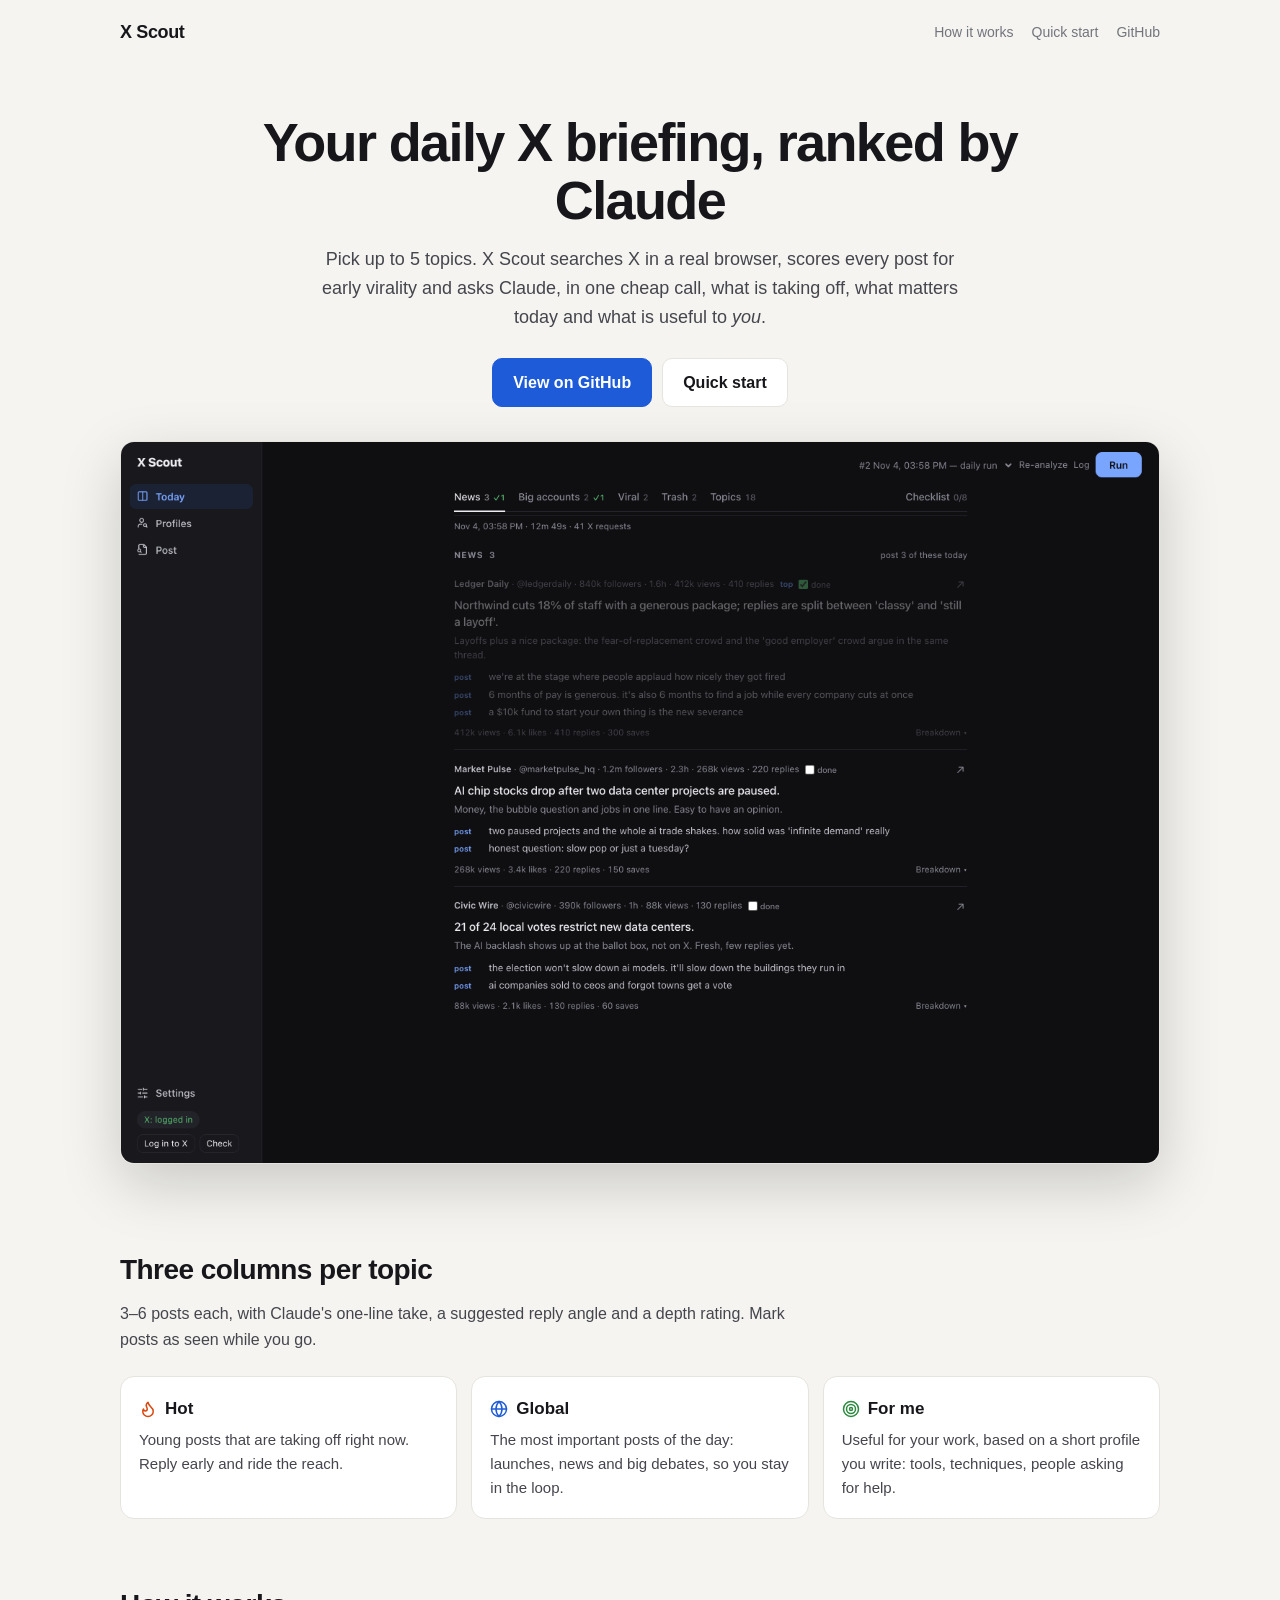
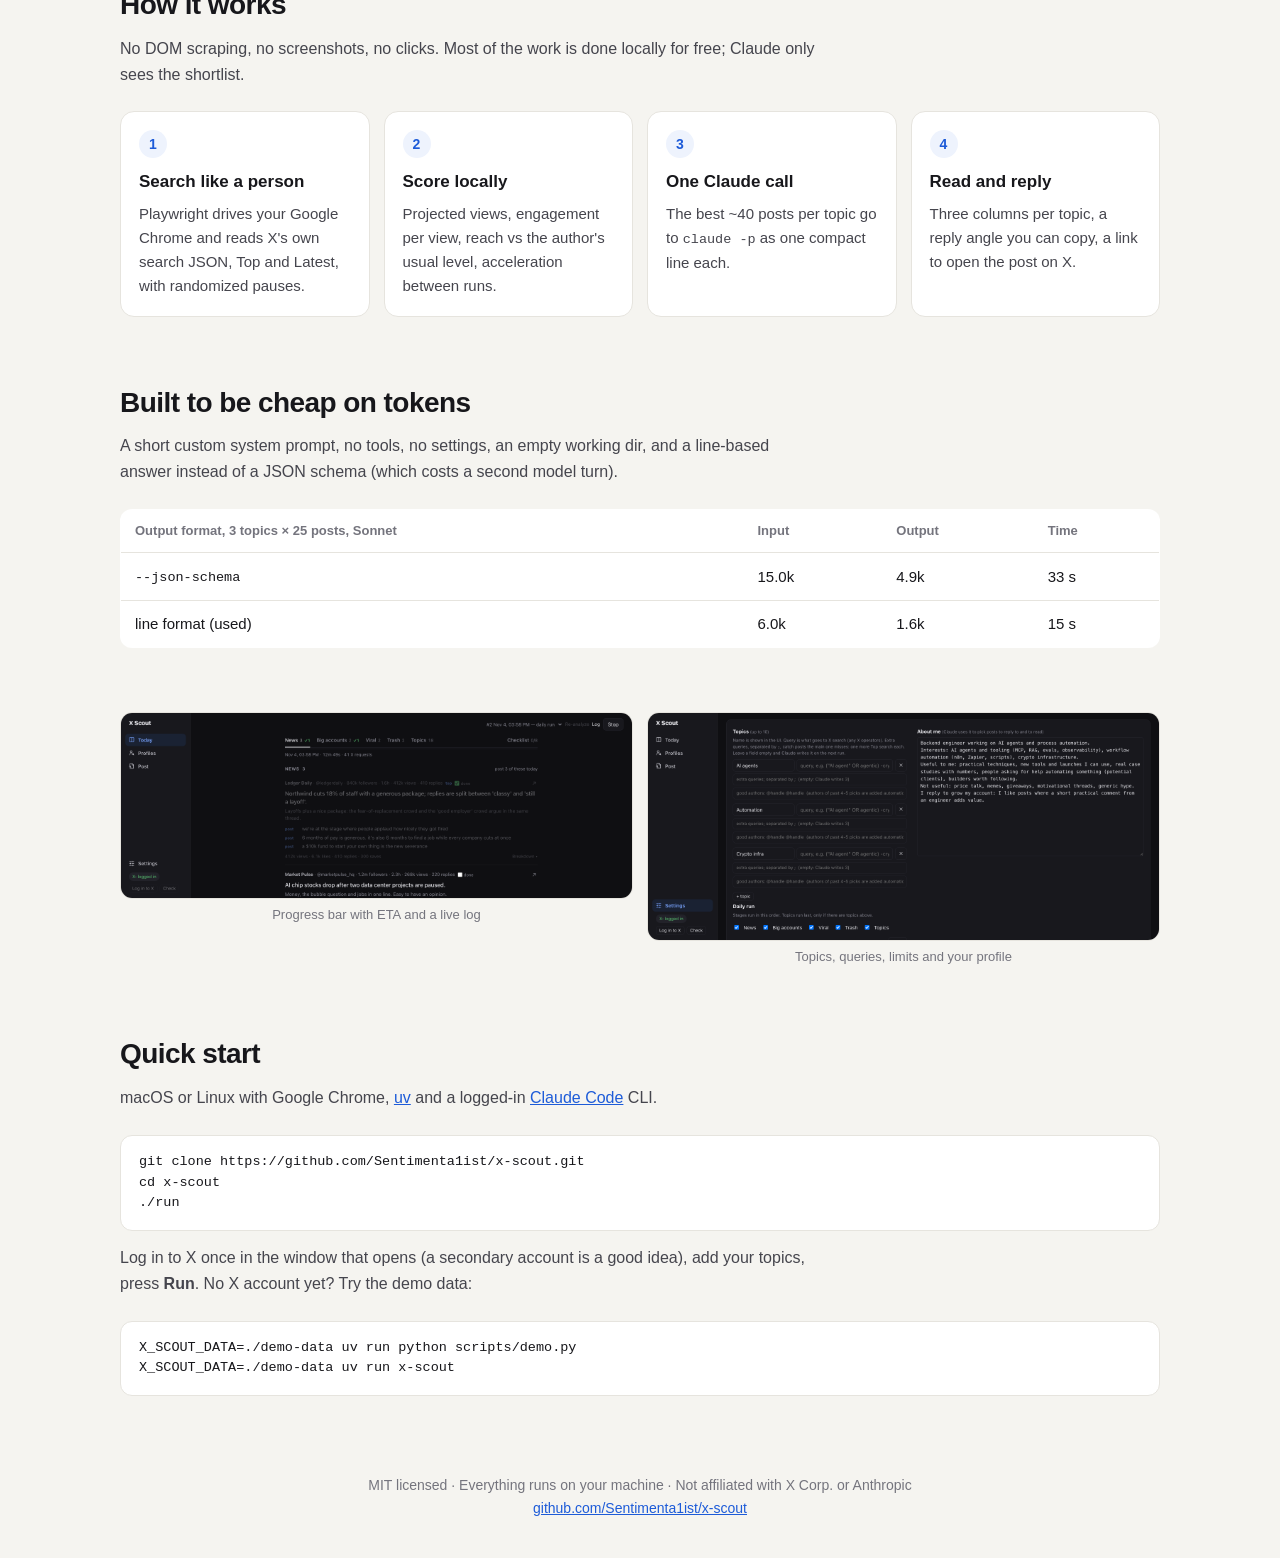
<file: docs/index.html>
<!doctype html>
<html lang="en">
<head>
  <meta charset="utf-8">
  <meta name="viewport" content="width=device-width, initial-scale=1">
  <title>X Scout</title>
  <meta name="description" content="A local app that turns X search into a daily briefing for up to 5 topics: what is taking off, what everyone talks about, and what is useful to you. Ranked by Claude in one cheap call.">
  <meta property="og:title" content="X Scout">
  <meta property="og:description" content="Your daily X briefing for up to 5 topics, ranked by Claude. Runs locally.">
  <meta property="og:image" content="https://sentimenta1ist.github.io/x-scout/img/board-dark.png">
  <meta name="twitter:card" content="summary_large_image">
  <style>
    :root {
      --bg: #f5f4f0; --panel: #fff; --text: #17171b; --text-2: #45454d; --muted: #74747d; --line: #e6e4de;
      --accent: #1d5bd8; --accent-bg: #eef3fd; --hot: #d9480f; --good: #2b8a3e;
    }
    @media (prefers-color-scheme: dark) {
      :root:not([data-theme="light"]) { --bg: #0f0f12; --panel: #18181d; --text: #ececf1; --text-2: #c4c4cc; --muted: #8b8b96; --line: #26262e; --accent: #7aa5ff; --accent-bg: #1a2233; --hot: #ff7a45; --good: #5cc775; }
    }
    :root[data-theme="dark"] { --bg: #0f0f12; --panel: #18181d; --text: #ececf1; --text-2: #c4c4cc; --muted: #8b8b96; --line: #26262e; --accent: #7aa5ff; --accent-bg: #1a2233; --hot: #ff7a45; --good: #5cc775; }
    * { box-sizing: border-box; }
    body { margin: 0; background: var(--bg); color: var(--text); font: 16px/1.6 -apple-system, BlinkMacSystemFont, "Inter", "Segoe UI", sans-serif; -webkit-font-smoothing: antialiased; }
    a { color: var(--accent); }
    .wrap { max-width: 1080px; margin: 0 auto; padding: 0 20px; }
    nav { display: flex; align-items: center; gap: 18px; padding: 18px 0; }
    nav .brand { font-weight: 800; font-size: 18px; letter-spacing: -.02em; margin-right: auto; }
    nav a { text-decoration: none; color: var(--muted); font-size: 14px; }
    nav a:hover { color: var(--text); }
    .hero { padding: 48px 0 28px; text-align: center; }
    .hero h1 { font-size: clamp(32px, 5.5vw, 54px); line-height: 1.08; letter-spacing: -.03em; margin: 0 auto 16px; max-width: 820px; }
    .hero p { font-size: 18px; color: var(--text-2); max-width: 660px; margin: 0 auto 26px; }
    .cta { display: inline-flex; gap: 10px; flex-wrap: wrap; justify-content: center; }
    .btn { display: inline-block; padding: 11px 20px; border-radius: 10px; font-weight: 600; text-decoration: none; border: 1px solid var(--line); color: var(--text); background: var(--panel); }
    .btn.primary { background: var(--accent); border-color: var(--accent); color: #fff; }
    .shot { margin: 34px auto 0; border-radius: 14px; overflow: hidden; border: 1px solid var(--line); box-shadow: 0 20px 60px rgba(0,0,0,.18); }
    .shot img { display: block; width: 100%; }
    section { padding: 56px 0 8px; }
    h2 { font-size: 28px; letter-spacing: -.02em; margin: 0 0 8px; }
    .lead { color: var(--text-2); margin: 0 0 24px; max-width: 700px; }
    .cols { display: grid; grid-template-columns: repeat(3, 1fr); gap: 14px; }
    .card { background: var(--panel); border: 1px solid var(--line); border-radius: 14px; padding: 18px; }
    .card h3 { margin: 0 0 6px; font-size: 17px; display: flex; gap: 8px; align-items: center; }
    .card p { margin: 0; color: var(--text-2); font-size: 15px; }
    .lic { width: 18px; height: 18px; fill: none; stroke: currentColor; stroke-width: 2; stroke-linecap: round; stroke-linejoin: round; }
    .steps { counter-reset: s; display: grid; grid-template-columns: repeat(4, 1fr); gap: 14px; }
    .steps .card::before { counter-increment: s; content: counter(s); display: grid; place-items: center; width: 28px; height: 28px; border-radius: 50%; background: var(--accent-bg); color: var(--accent); font-weight: 700; font-size: 14px; margin-bottom: 10px; }
    code, pre { font: 13.5px/1.55 ui-monospace, SFMono-Regular, Menlo, monospace; }
    pre { background: var(--panel); border: 1px solid var(--line); border-radius: 12px; padding: 16px 18px; overflow-x: auto; margin: 0 0 14px; }
    table { width: 100%; border-collapse: collapse; background: var(--panel); border: 1px solid var(--line); border-radius: 12px; overflow: hidden; font-size: 15px; }
    th, td { text-align: left; padding: 11px 14px; border-bottom: 1px solid var(--line); }
    th { color: var(--muted); font-weight: 600; font-size: 13px; }
    tr:last-child td { border-bottom: 0; }
    td.num { font-variant-numeric: tabular-nums; }
    .duo { display: grid; grid-template-columns: 1fr 1fr; gap: 14px; }
    .duo img { width: 100%; display: block; border-radius: 12px; border: 1px solid var(--line); }
    .duo figcaption { color: var(--muted); font-size: 13px; text-align: center; margin-top: 6px; }
    figure { margin: 0; }
    footer { padding: 56px 0 40px; color: var(--muted); font-size: 14px; text-align: center; }
    @media (max-width: 820px) {
      .cols, .steps, .duo { grid-template-columns: 1fr; }
      nav a.hide-sm { display: none; }
      .hero { padding-top: 24px; }
    }
  </style>
</head>
<body>
  <div class="wrap">
    <nav>
      <span class="brand">X Scout</span>
      <a class="hide-sm" href="#how">How it works</a>
      <a class="hide-sm" href="#start">Quick start</a>
      <a href="https://github.com/Sentimenta1ist/x-scout">GitHub</a>
    </nav>

    <header class="hero">
      <h1>Your daily X briefing, ranked by Claude</h1>
      <p>Pick up to 5 topics. X Scout searches X in a real browser, scores every post for early virality and asks Claude, in one cheap call, what is taking off, what matters today and what is useful to <em>you</em>.</p>
      <div class="cta">
        <a class="btn primary" href="https://github.com/Sentimenta1ist/x-scout">View on GitHub</a>
        <a class="btn" href="#start">Quick start</a>
      </div>
      <div class="shot"><img src="img/board-dark.png" alt="X Scout board with Hot, Global and For me columns"></div>
    </header>

    <section>
      <h2>Three columns per topic</h2>
      <p class="lead">3–6 posts each, with Claude's one-line take, a suggested reply angle and a depth rating. Mark posts as seen while you go.</p>
      <div class="cols">
        <div class="card"><h3><svg class="lic" viewBox="0 0 24 24" style="color:var(--hot)" aria-hidden="true"><path d="M8.5 14.5A2.5 2.5 0 0 0 11 12c0-1.38-.5-2-1-3-1.072-2.143-.224-4.054 2-6 .5 2.5 2 4.9 4 6.5 2 1.6 3 3.5 3 5.5a7 7 0 1 1-14 0c0-1.153.433-2.294 1-3a2.5 2.5 0 0 0 2.5 2.5z"/></svg>Hot</h3><p>Young posts that are taking off right now. Reply early and ride the reach.</p></div>
        <div class="card"><h3><svg class="lic" viewBox="0 0 24 24" style="color:var(--accent)" aria-hidden="true"><circle cx="12" cy="12" r="10"/><path d="M12 2a14.5 14.5 0 0 0 0 20 14.5 14.5 0 0 0 0-20"/><path d="M2 12h20"/></svg>Global</h3><p>The most important posts of the day: launches, news and big debates, so you stay in the loop.</p></div>
        <div class="card"><h3><svg class="lic" viewBox="0 0 24 24" style="color:var(--good)" aria-hidden="true"><circle cx="12" cy="12" r="10"/><circle cx="12" cy="12" r="6"/><circle cx="12" cy="12" r="2"/></svg>For me</h3><p>Useful for your work, based on a short profile you write: tools, techniques, people asking for help.</p></div>
      </div>
    </section>

    <section id="how">
      <h2>How it works</h2>
      <p class="lead">No DOM scraping, no screenshots, no clicks. Most of the work is done locally for free; Claude only sees the shortlist.</p>
      <div class="steps">
        <div class="card"><h3>Search like a person</h3><p>Playwright drives your Google Chrome and reads X's own search JSON, Top and Latest, with randomized pauses.</p></div>
        <div class="card"><h3>Score locally</h3><p>Projected views, engagement per view, reach vs the author's usual level, acceleration between runs.</p></div>
        <div class="card"><h3>One Claude call</h3><p>The best ~40 posts per topic go to <code>claude -p</code> as one compact line each.</p></div>
        <div class="card"><h3>Read and reply</h3><p>Three columns per topic, a reply angle you can copy, a link to open the post on X.</p></div>
      </div>
    </section>

    <section>
      <h2>Built to be cheap on tokens</h2>
      <p class="lead">A short custom system prompt, no tools, no settings, an empty working dir, and a line-based answer instead of a JSON schema (which costs a second model turn).</p>
      <table>
        <tr><th>Output format, 3 topics × 25 posts, Sonnet</th><th>Input</th><th>Output</th><th>Time</th></tr>
        <tr><td><code>--json-schema</code></td><td class="num">15.0k</td><td class="num">4.9k</td><td class="num">33 s</td></tr>
        <tr><td>line format (used)</td><td class="num">6.0k</td><td class="num">1.6k</td><td class="num">15 s</td></tr>
      </table>
    </section>

    <section>
      <div class="duo">
        <figure><img src="img/running.png" alt="Run in progress with progress bar and log"><figcaption>Progress bar with ETA and a live log</figcaption></figure>
        <figure><img src="img/settings.png" alt="Settings panel"><figcaption>Topics, queries, limits and your profile</figcaption></figure>
      </div>
    </section>

    <section id="start">
      <h2>Quick start</h2>
      <p class="lead">macOS or Linux with Google Chrome, <a href="https://docs.astral.sh/uv/">uv</a> and a logged-in <a href="https://claude.com/claude-code">Claude Code</a> CLI.</p>
      <pre><code>git clone https://github.com/Sentimenta1ist/x-scout.git
cd x-scout
./run</code></pre>
      <p class="lead">Log in to X once in the window that opens (a secondary account is a good idea), add your topics, press <b>Run</b>. No X account yet? Try the demo data:</p>
      <pre><code>X_SCOUT_DATA=./demo-data uv run python scripts/demo.py
X_SCOUT_DATA=./demo-data uv run x-scout</code></pre>
    </section>

    <footer>
      MIT licensed · Everything runs on your machine · Not affiliated with X Corp. or Anthropic<br>
      <a href="https://github.com/Sentimenta1ist/x-scout">github.com/Sentimenta1ist/x-scout</a>
    </footer>
  </div>
</body>
</html>
</file>
